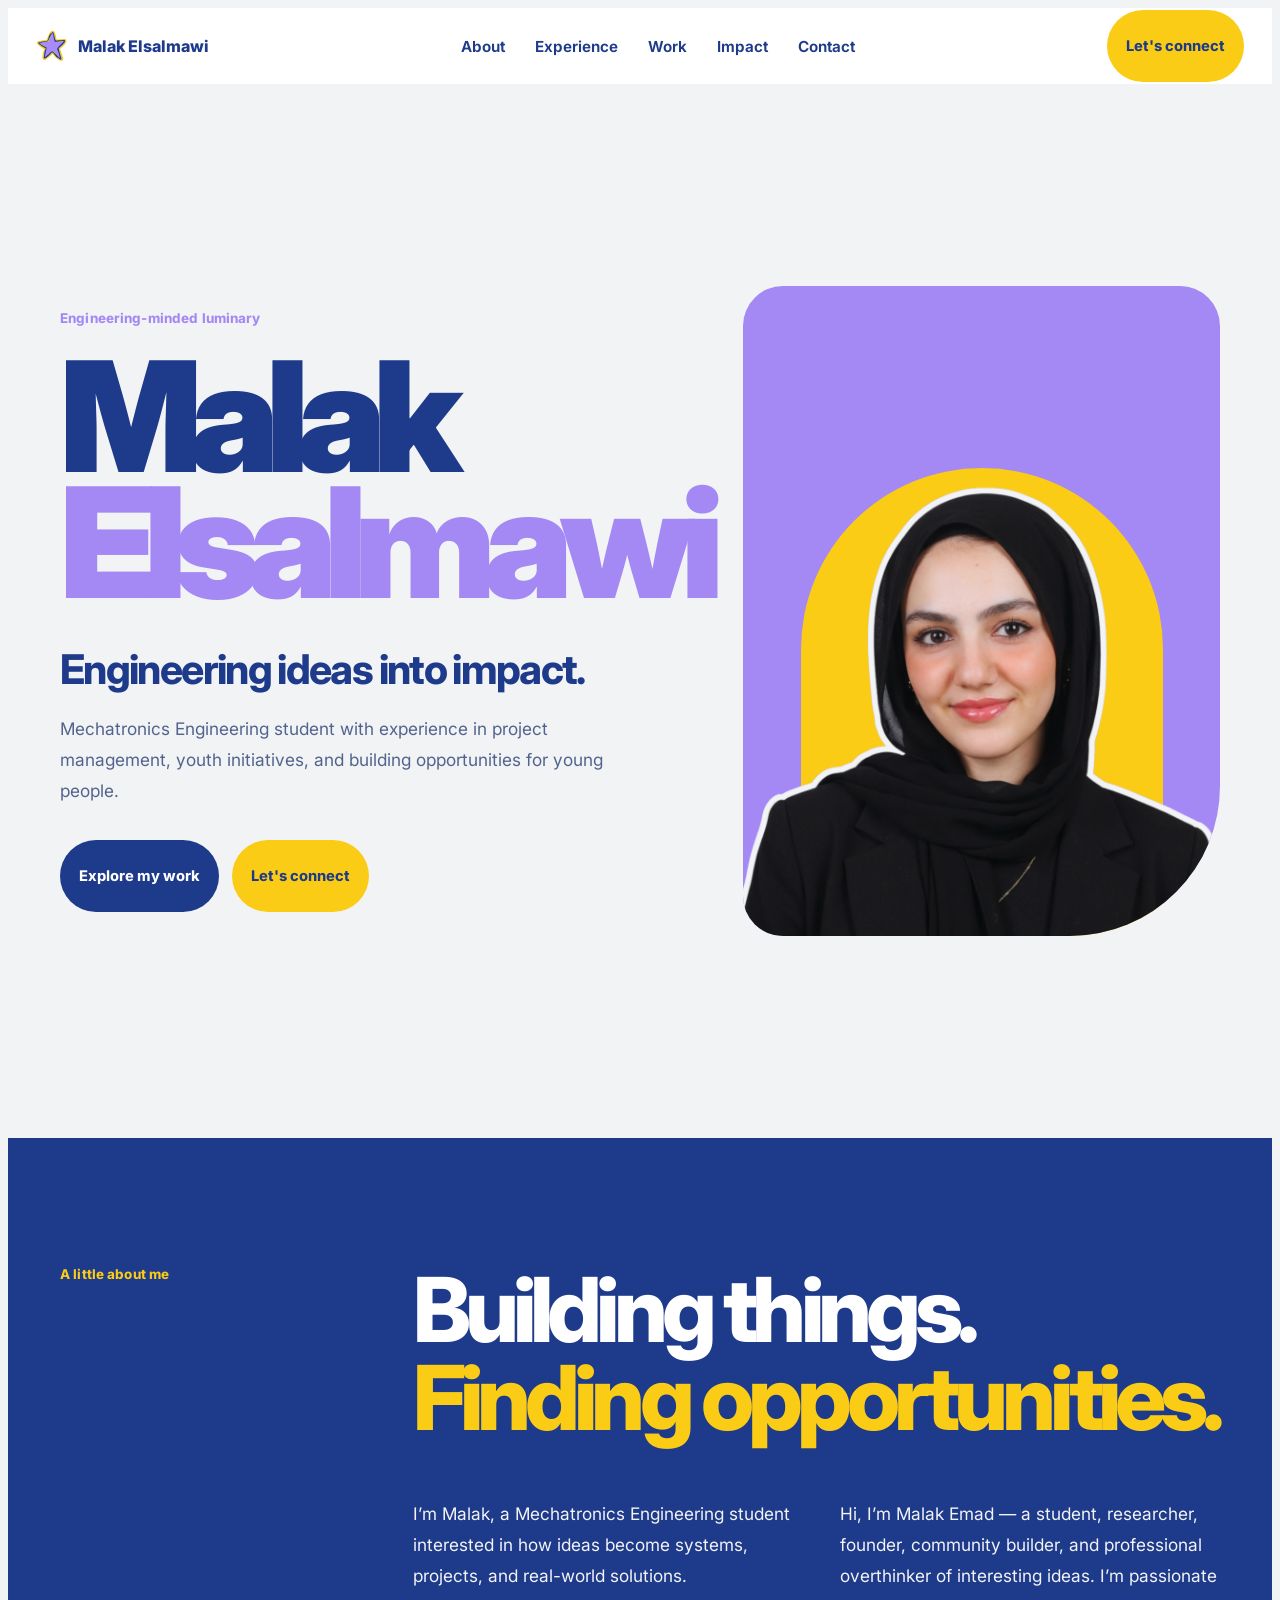
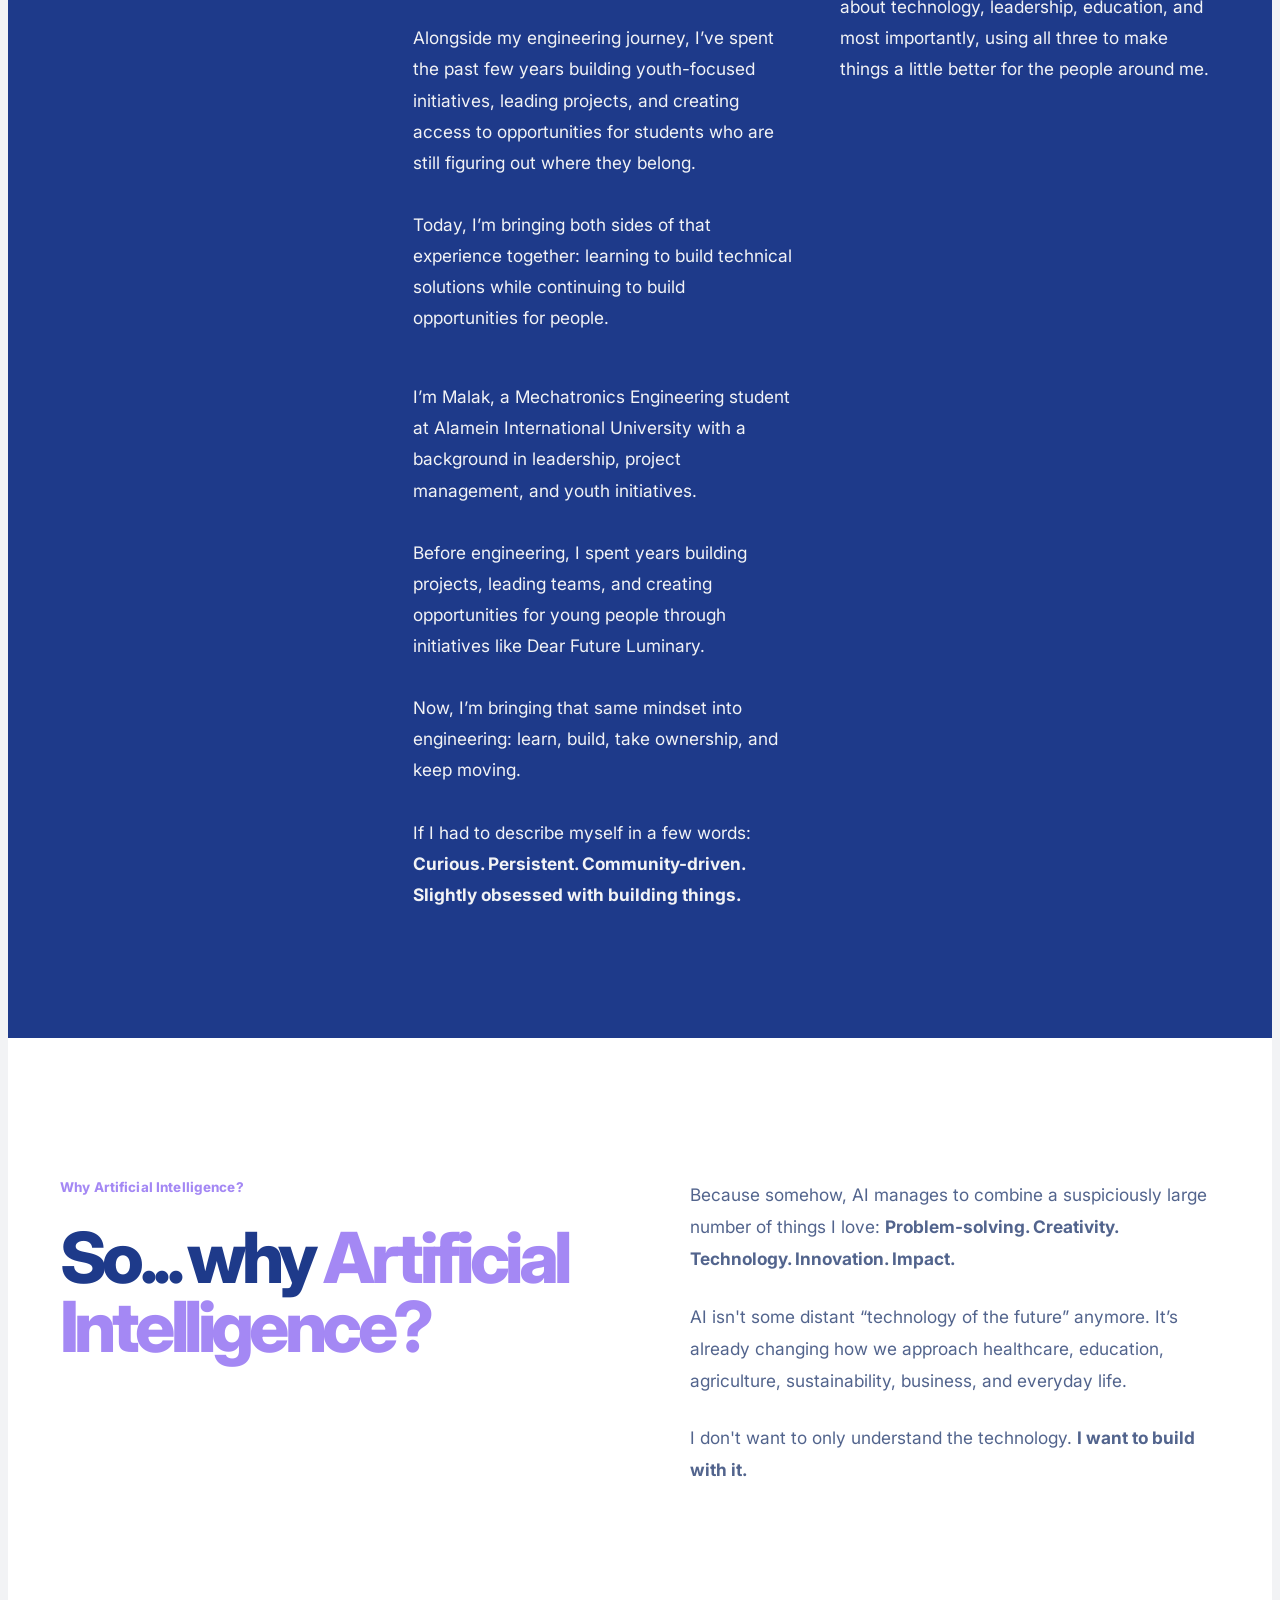
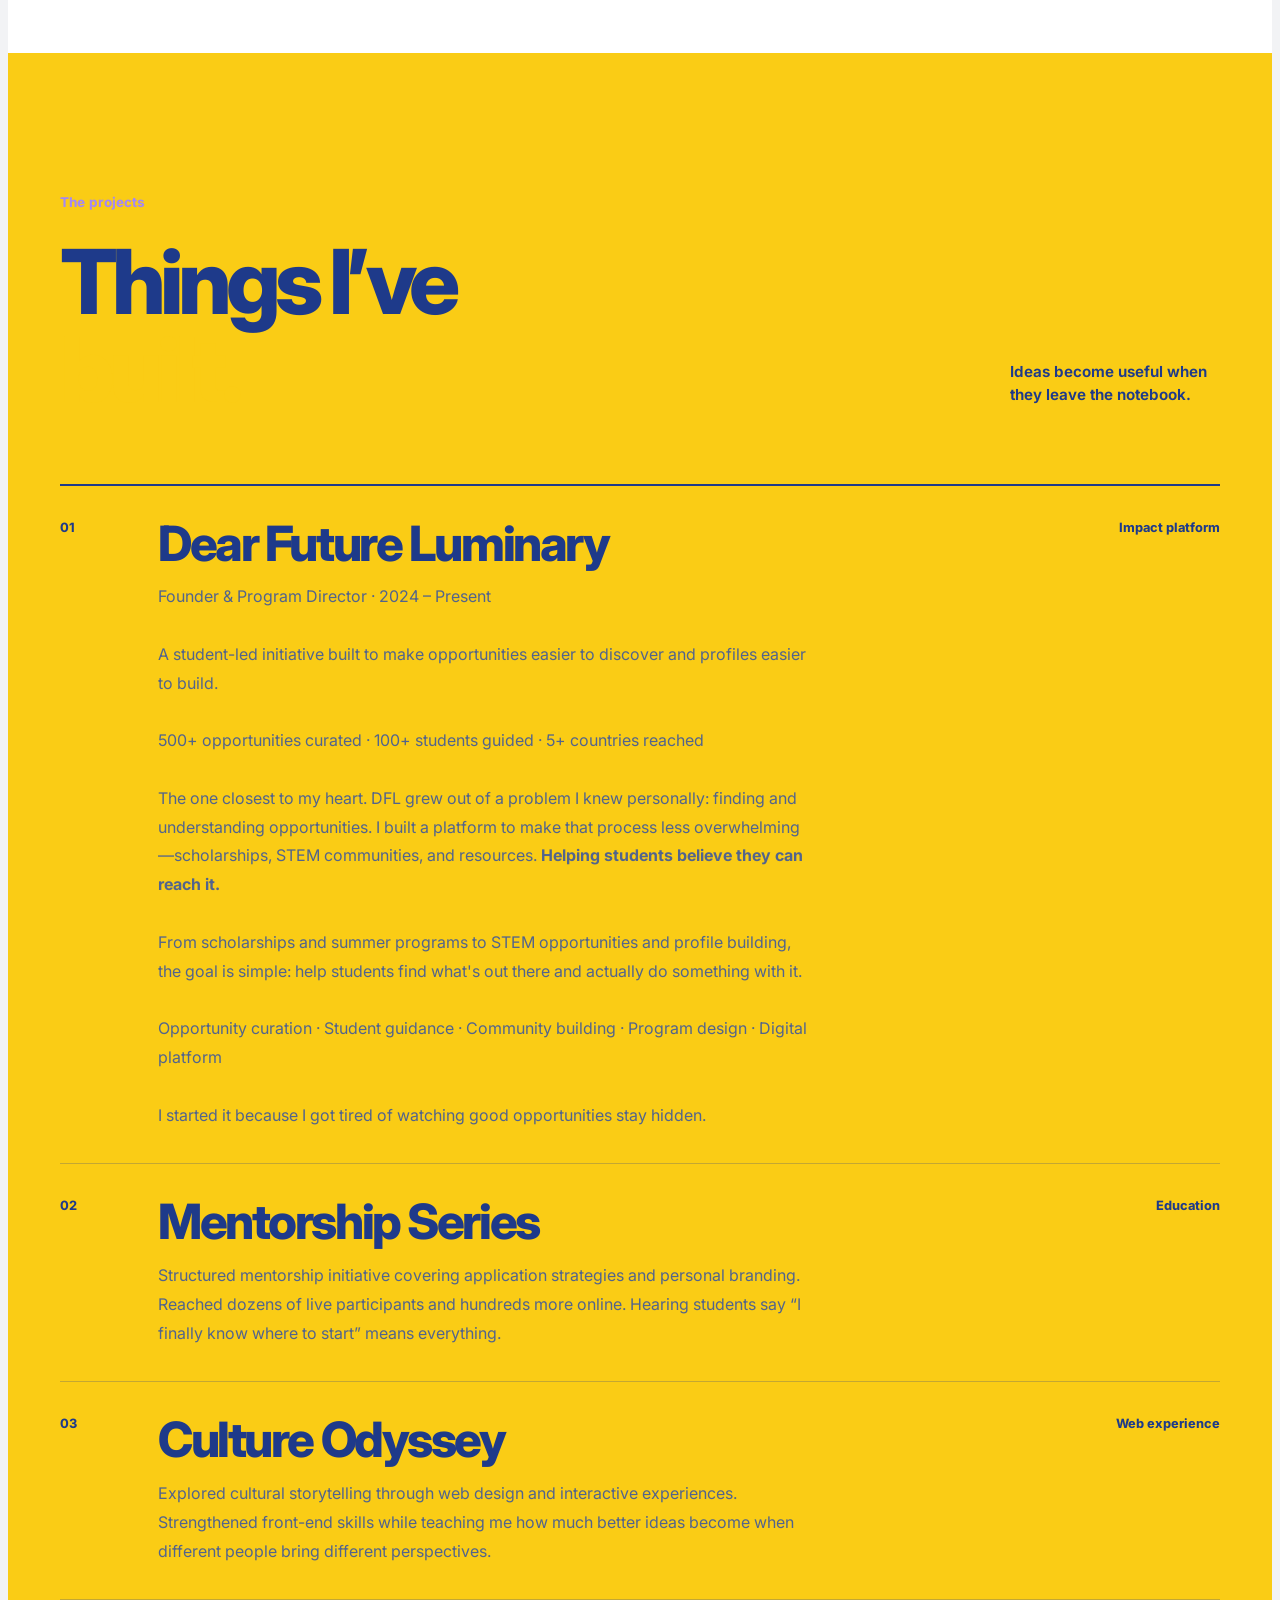
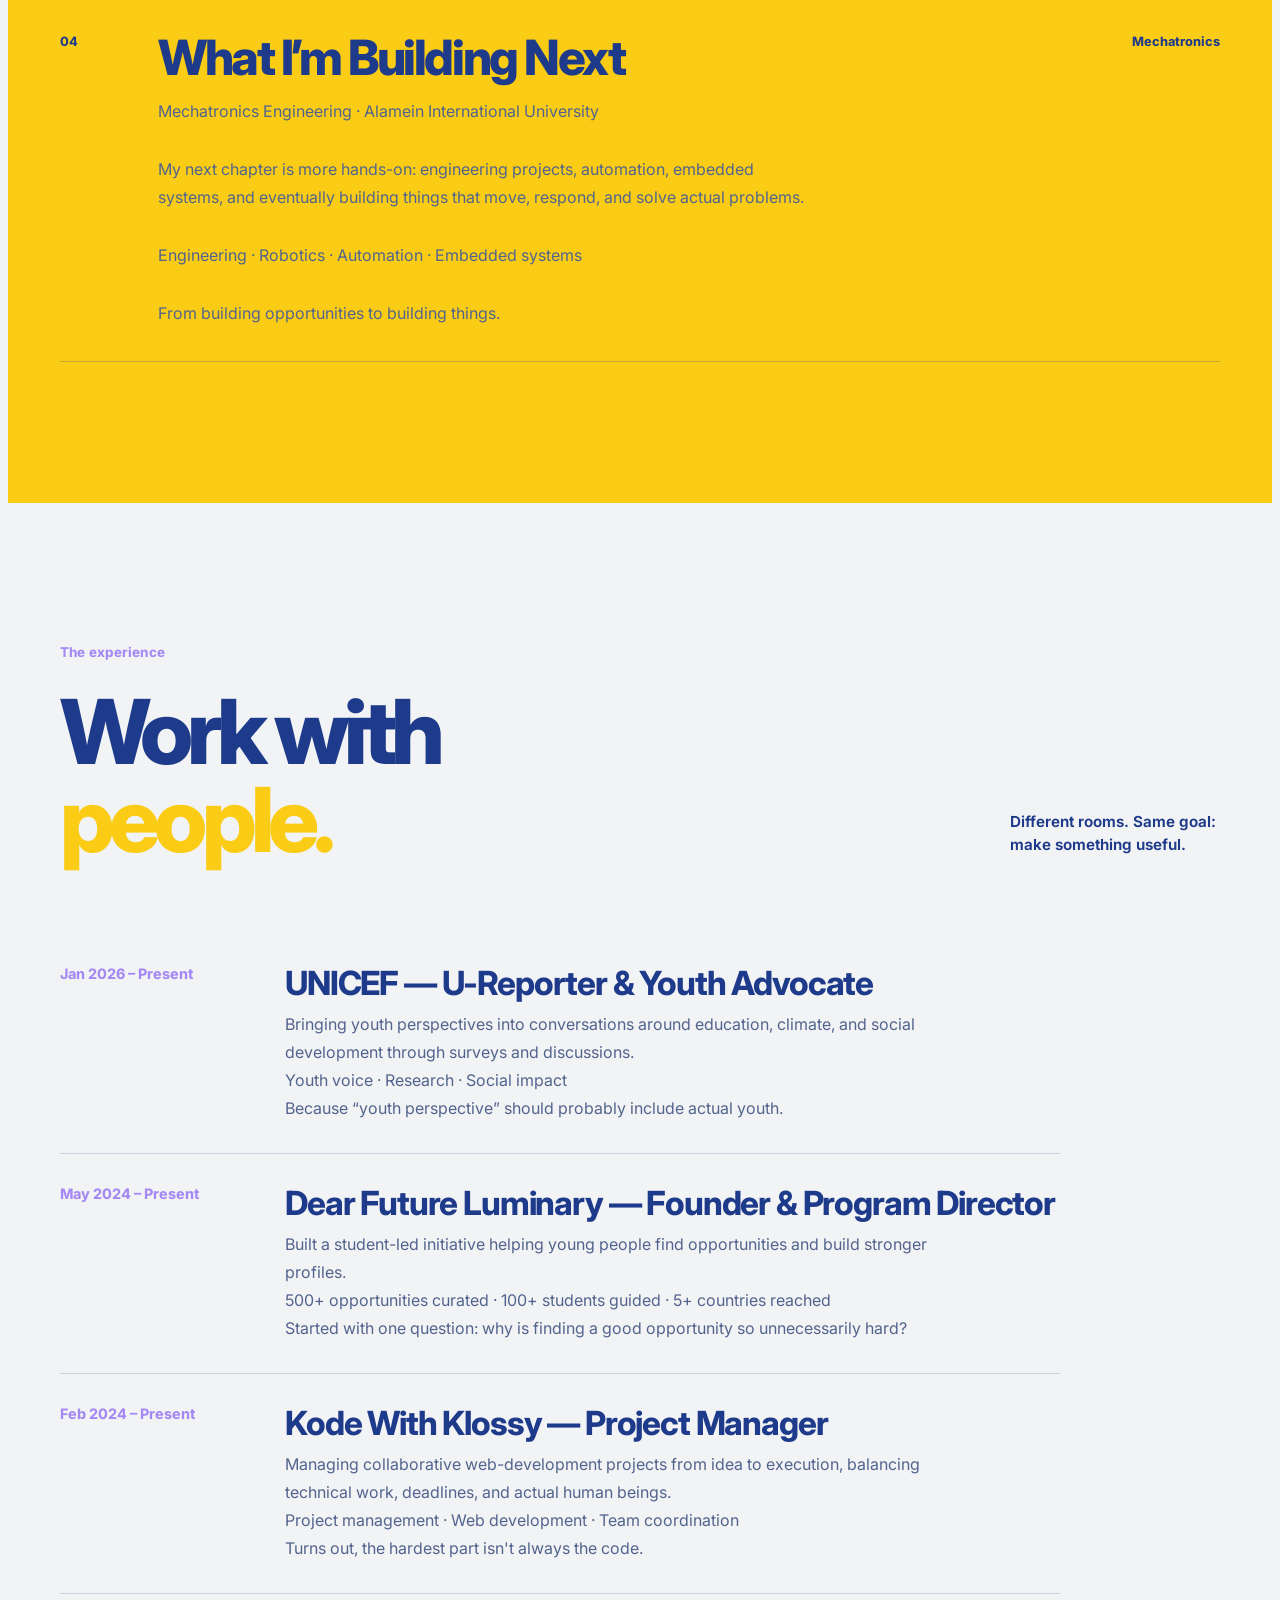
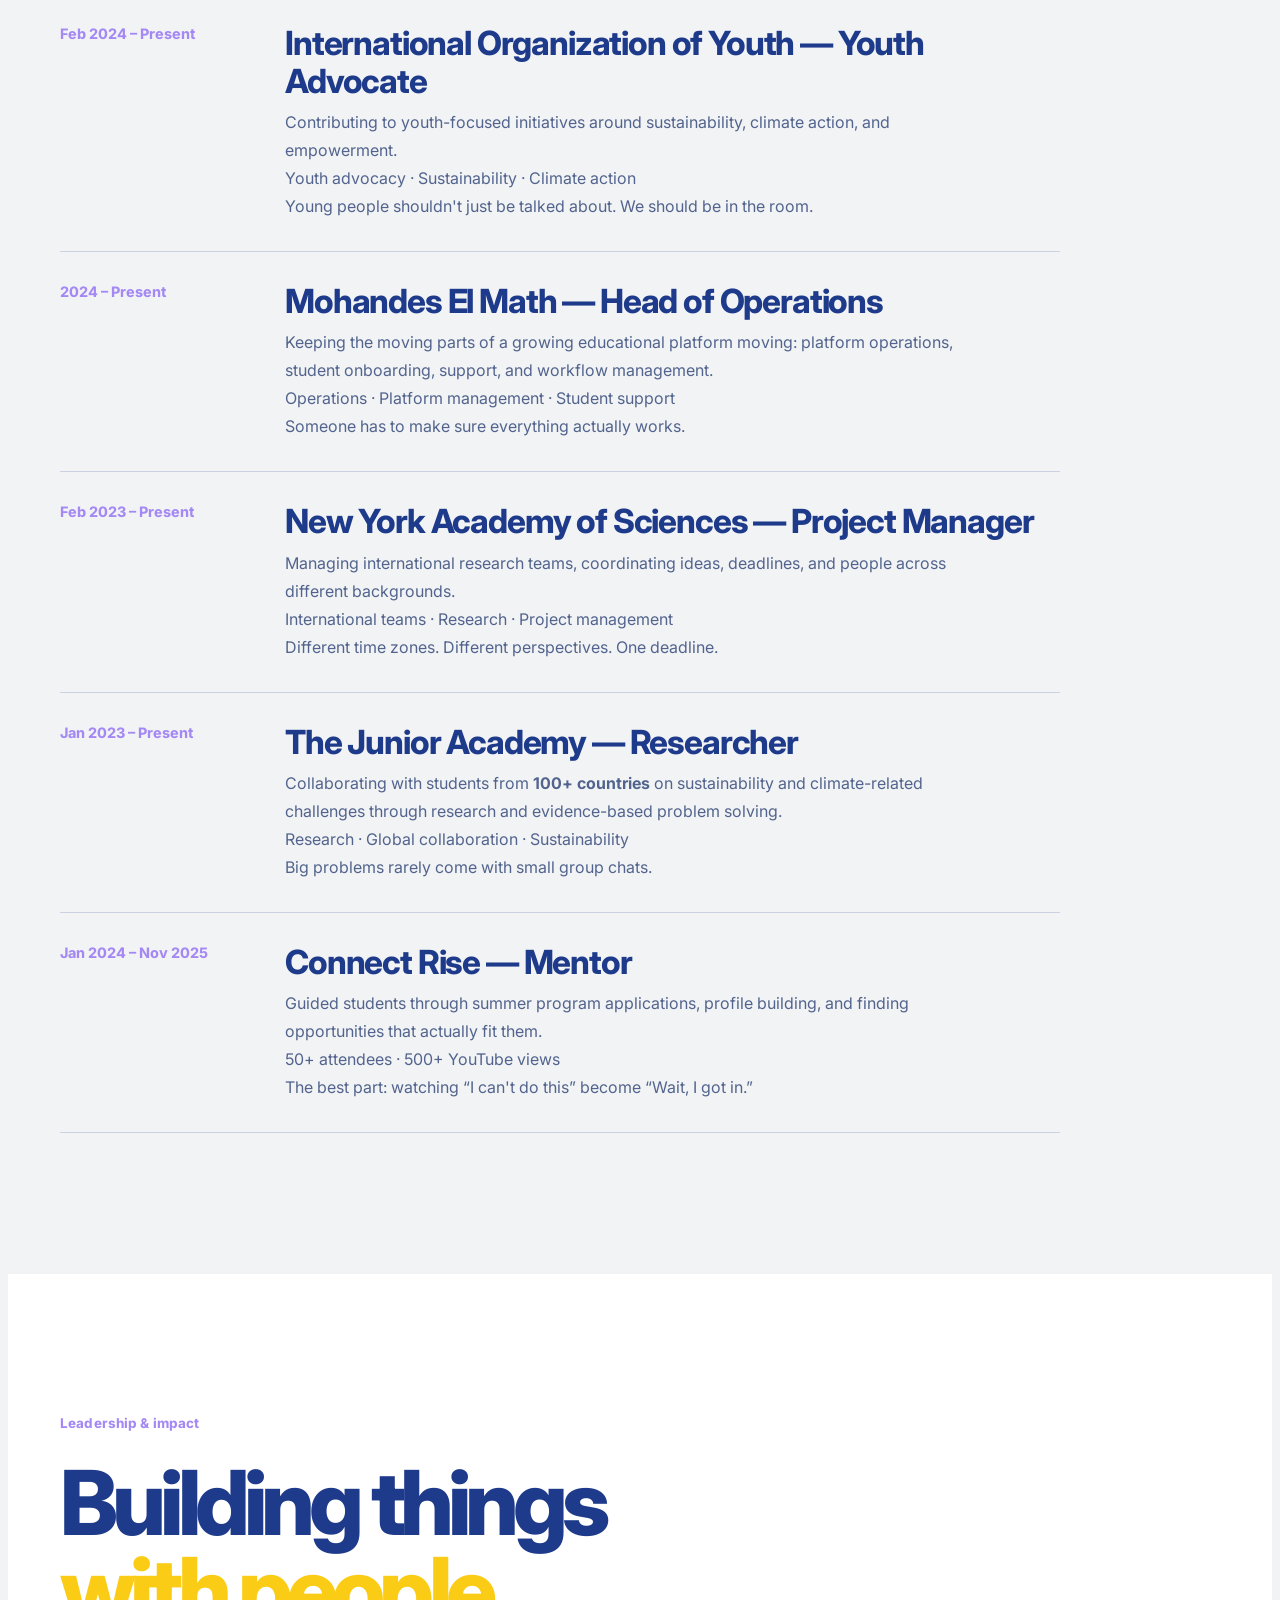
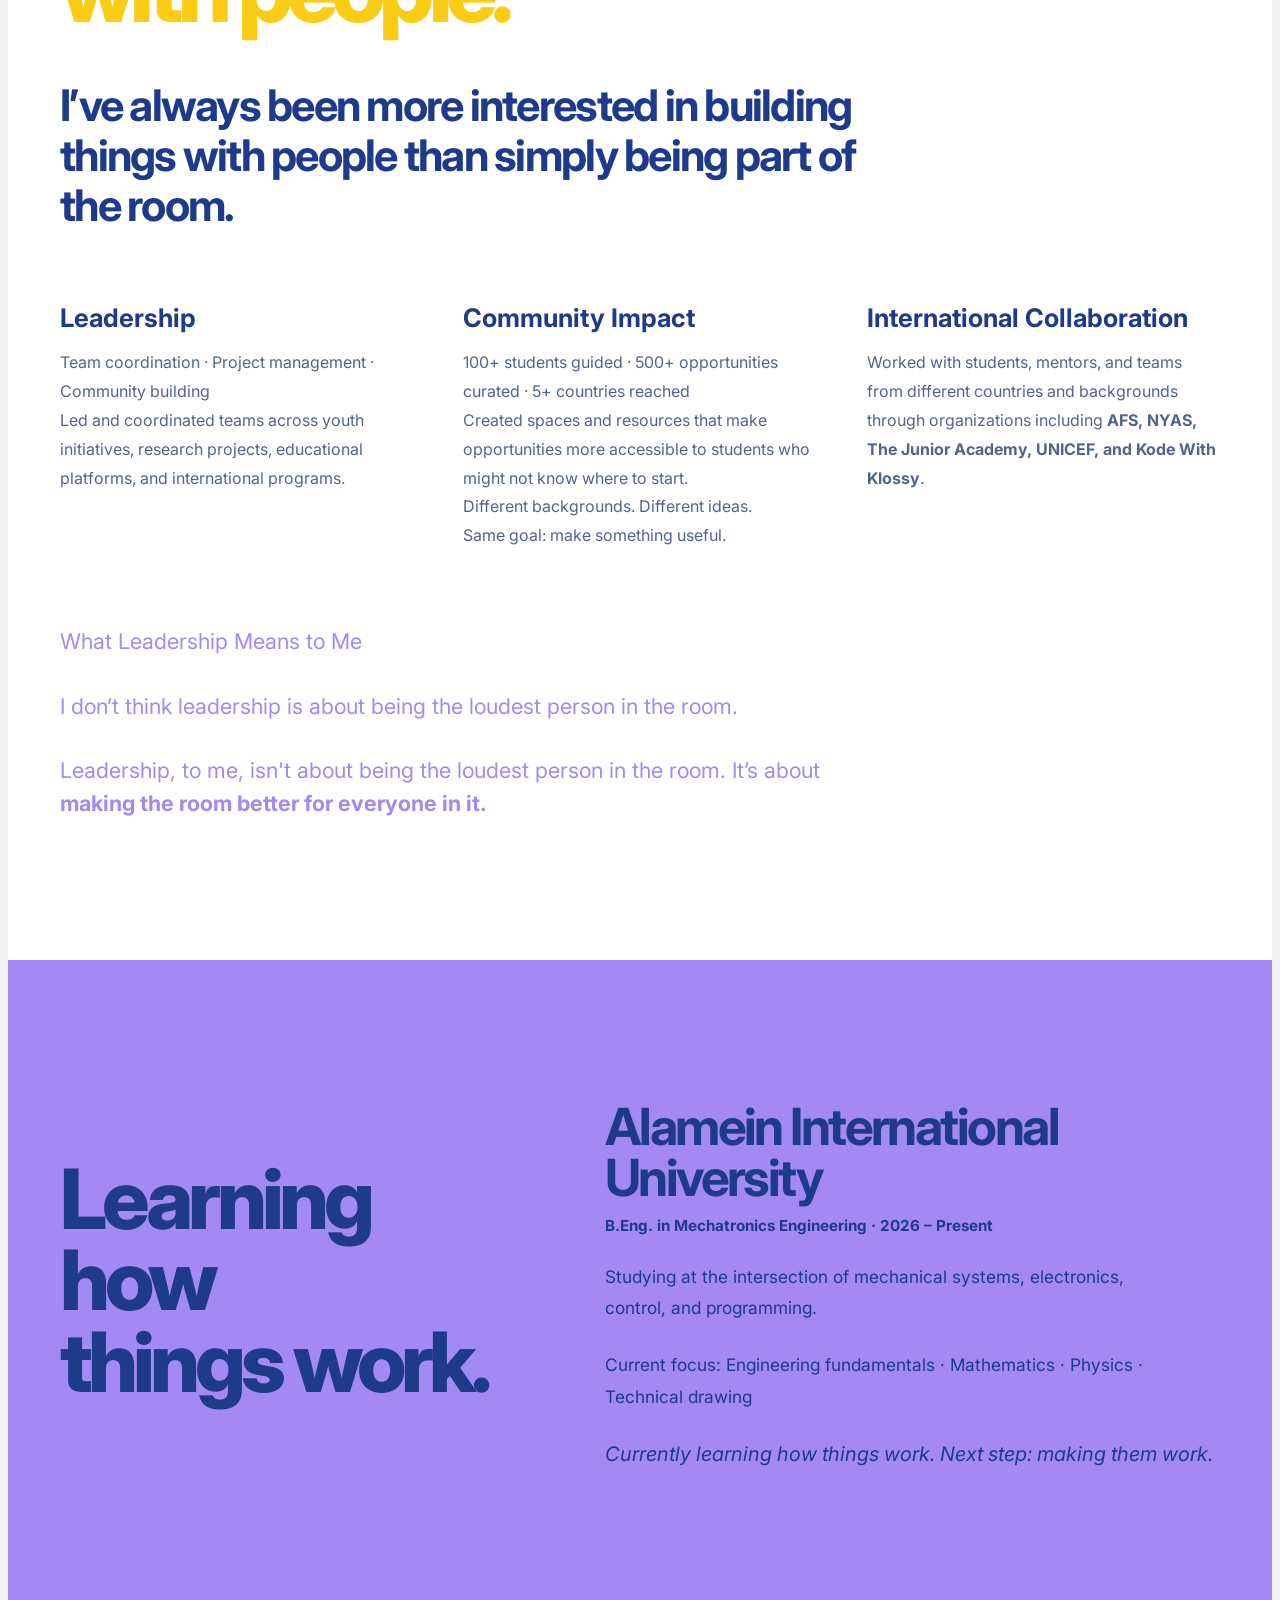
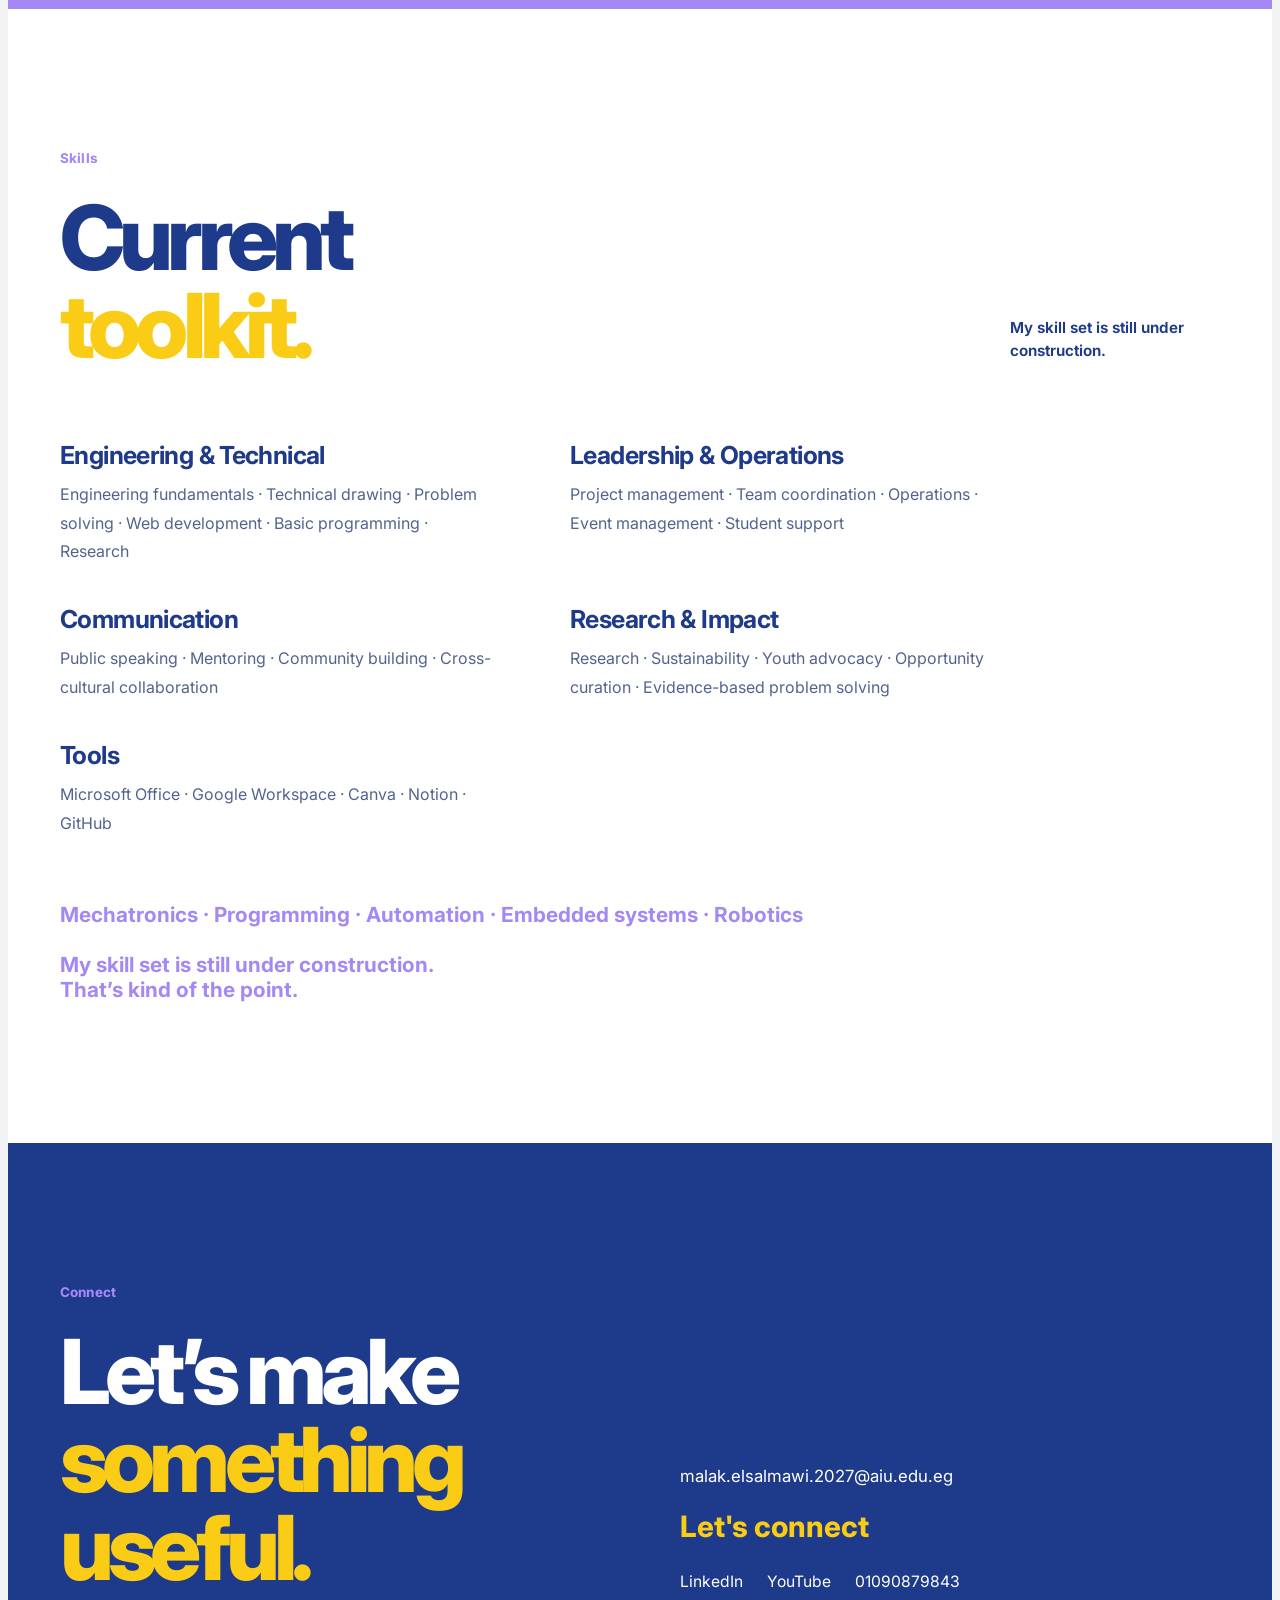
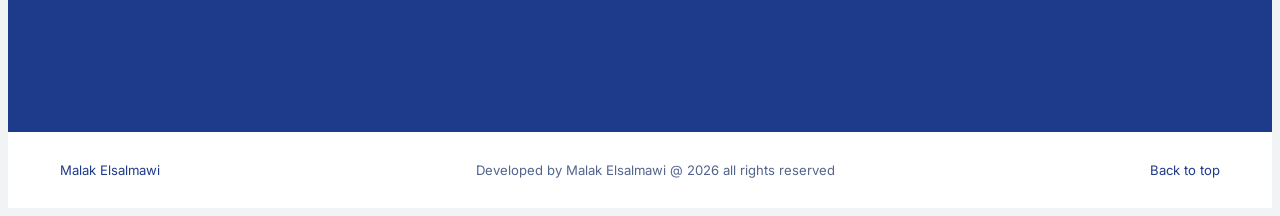
<file: index.html>
<!doctype html>
<html lang="en">
<head>
  <meta charset="UTF-8" />
  <meta name="viewport" content="width=device-width, initial-scale=1.0" />
  <title>Malak Elsalmawi | Portfolio</title>
  <link rel="icon" href="dear.future.luminary.logo.svg.svg" type="image/png" />
  <link rel="preconnect" href="https://fonts.googleapis.com" />
  <link rel="preconnect" href="https://fonts.gstatic.com" crossorigin />
  <link href="https://fonts.googleapis.com/css2?family=Inter:wght@400;500;600;700;800;900&display=swap" rel="stylesheet" />
  <link rel="stylesheet" href="styles.css" />
</head>
<body>
  <header class="workspace-nav" id="navbar">
    <a class="workspace-brand" href="#home"><img src="dear.future.luminary.logo.svg.svg" alt="" /><span>Malak Elsalmawi</span></a>
    <nav class="workspace-links" aria-label="Main navigation"><a href="#about">About</a><a href="#experience">Experience</a><a href="#work">Work</a><a href="#leadership">Impact</a><a href="#contact">Contact</a></nav>
    <a class="workspace-action" href="mailto:malak.elsalmawi.2027@aiu.edu.eg">Let's connect</a>
    <button class="workspace-menu" type="button" aria-expanded="false" aria-controls="mobile-menu"><span></span><span></span></button>
    <nav id="mobile-menu" class="workspace-mobile" aria-label="Mobile navigation"><a href="#about">About</a><a href="#experience">Experience</a><a href="#work">Work</a><a href="#leadership">Impact</a><a href="#contact">Contact</a></nav>
  </header>
  <main>
    <section class="workspace-hero" id="home"><div class="hero-intro"><p class="eyebrow">Engineering-minded luminary</p><h1>Malak<br /><span>Elsalmawi</span></h1><p class="hero-lede">Engineering ideas into impact.</p><p class="hero-copy">Mechatronics Engineering student with experience in project management, youth initiatives, and building opportunities for young people.</p><div class="hero-buttons"><a class="primary-button" href="#work">Explore my work</a><a class="secondary-button" href="#contact">Let's connect</a></div></div><div class="hero-portrait"><div class="portrait-yellow"></div><img src="personal-pic-cutout.png" alt="Malak Elsalmawi" /></div></section>
    <section class="statement-band" id="about"><div class="section-shell statement-layout"><p class="eyebrow">A little about me</p><div><h2>Building things.<br /><span>Finding opportunities.</span></h2><div class="statement-columns"><p>I’m Malak, a Mechatronics Engineering student interested in how ideas become systems, projects, and real-world solutions.<br /><br />Alongside my engineering journey, I’ve spent the past few years building youth-focused initiatives, leading projects, and creating access to opportunities for students who are still figuring out where they belong.<br /><br />Today, I’m bringing both sides of that experience together: learning to build technical solutions while continuing to build opportunities for people.</p><p>Hi, I’m Malak Emad — a student, researcher, founder, community builder, and professional overthinker of interesting ideas. I’m passionate about technology, leadership, education, and most importantly, using all three to make things a little better for the people around me.</p><p>I’m Malak, a Mechatronics Engineering student at Alamein International University with a background in leadership, project management, and youth initiatives.<br /><br />Before engineering, I spent years building projects, leading teams, and creating opportunities for young people through initiatives like Dear Future Luminary.<br /><br />Now, I’m bringing that same mindset into engineering: learn, build, take ownership, and keep moving.<br /><br />If I had to describe myself in a few words: <strong>Curious. Persistent. Community-driven. Slightly obsessed with building things.</strong></p></div></div></div></section>
    <section class="plain-section" id="why-ai"><div class="section-shell two-column-copy"><div><p class="eyebrow">Why Artificial Intelligence?</p><h2>So... why <span>Artificial Intelligence?</span></h2></div><div class="copy-stack"><p>Because somehow, AI manages to combine a suspiciously large number of things I love: <strong>Problem-solving. Creativity. Technology. Innovation. Impact.</strong></p><p>AI isn't some distant “technology of the future” anymore. It’s already changing how we approach healthcare, education, agriculture, sustainability, business, and everyday life.</p><p>I don't want to only understand the technology. <strong>I want to build with it.</strong></p></div></div></section>
    <section class="work-section" id="work"><div class="section-shell"><div class="section-intro"><div><p class="eyebrow">The projects</p><h2>Things I’ve<br /><span>built.</span></h2></div><p>Ideas become useful when they leave the notebook.</p></div><div class="project-list"><article class="project-row project-feature"><div class="project-number">01</div><div><h3>Dear Future Luminary</h3><p>Founder &amp; Program Director · 2024 – Present<br /><br />A student-led initiative built to make opportunities easier to discover and profiles easier to build.<br /><br />500+ opportunities curated · 100+ students guided · 5+ countries reached<br /><br />The one closest to my heart. DFL grew out of a problem I knew personally: finding and understanding opportunities. I built a platform to make that process less overwhelming—scholarships, STEM communities, and resources. <strong>Helping students believe they can reach it.</strong><br /><br />From scholarships and summer programs to STEM opportunities and profile building, the goal is simple: help students find what's out there and actually do something with it.<br /><br />Opportunity curation · Student guidance · Community building · Program design · Digital platform<br /><br />I started it because I got tired of watching good opportunities stay hidden.</p></div><span class="project-type">Impact platform</span></article><article class="project-row"><div class="project-number">02</div><div><h3>Mentorship Series</h3><p>Structured mentorship initiative covering application strategies and personal branding. Reached dozens of live participants and hundreds more online. Hearing students say “I finally know where to start” means everything.</p></div><span class="project-type">Education</span></article><article class="project-row"><div class="project-number">03</div><div><h3>Culture Odyssey</h3><p>Explored cultural storytelling through web design and interactive experiences. Strengthened front-end skills while teaching me how much better ideas become when different people bring different perspectives.</p></div><span class="project-type">Web experience</span></article><article class="project-row"><div class="project-number">04</div><div><h3>What I’m Building Next</h3><p>Mechatronics Engineering · Alamein International University<br /><br />My next chapter is more hands-on: engineering projects, automation, embedded systems, and eventually building things that move, respond, and solve actual problems.<br /><br />Engineering · Robotics · Automation · Embedded systems<br /><br />From building opportunities to building things.</p></div><span class="project-type">Mechatronics</span></article></div></div></section>
    <section class="plain-section experience-section" id="experience"><div class="section-shell"><div class="section-intro"><div><p class="eyebrow">The experience</p><h2>Work with<br /><span>people.</span></h2></div><p>Different rooms. Same goal: make something useful.</p></div><div class="experience-list"><article><time>Jan 2026 – Present</time><div><h3>UNICEF — U-Reporter &amp; Youth Advocate</h3><p>Bringing youth perspectives into conversations around education, climate, and social development through surveys and discussions.</p><p>Youth voice · Research · Social impact</p><p>Because “youth perspective” should probably include actual youth.</p></div></article><article><time>May 2024 – Present</time><div><h3>Dear Future Luminary — Founder &amp; Program Director</h3><p>Built a student-led initiative helping young people find opportunities and build stronger profiles.</p><p>500+ opportunities curated · 100+ students guided · 5+ countries reached</p><p>Started with one question: why is finding a good opportunity so unnecessarily hard?</p></div></article><article><time>Feb 2024 – Present</time><div><h3>Kode With Klossy — Project Manager</h3><p>Managing collaborative web-development projects from idea to execution, balancing technical work, deadlines, and actual human beings.</p><p>Project management · Web development · Team coordination</p><p>Turns out, the hardest part isn't always the code.</p></div></article><article><time>Feb 2024 – Present</time><div><h3>International Organization of Youth — Youth Advocate</h3><p>Contributing to youth-focused initiatives around sustainability, climate action, and empowerment.</p><p>Youth advocacy · Sustainability · Climate action</p><p>Young people shouldn't just be talked about. We should be in the room.</p></div></article><article><time>2024 – Present</time><div><h3>Mohandes El Math — Head of Operations</h3><p>Keeping the moving parts of a growing educational platform moving: platform operations, student onboarding, support, and workflow management.</p><p>Operations · Platform management · Student support</p><p>Someone has to make sure everything actually works.</p></div></article><article><time>Feb 2023 – Present</time><div><h3>New York Academy of Sciences — Project Manager</h3><p>Managing international research teams, coordinating ideas, deadlines, and people across different backgrounds.</p><p>International teams · Research · Project management</p><p>Different time zones. Different perspectives. One deadline.</p></div></article><article><time>Jan 2023 – Present</time><div><h3>The Junior Academy — Researcher</h3><p>Collaborating with students from <strong>100+ countries</strong> on sustainability and climate-related challenges through research and evidence-based problem solving.</p><p>Research · Global collaboration · Sustainability</p><p>Big problems rarely come with small group chats.</p></div></article><article><time>Jan 2024 – Nov 2025</time><div><h3>Connect Rise — Mentor</h3><p>Guided students through summer program applications, profile building, and finding opportunities that actually fit them.</p><p>50+ attendees · 500+ YouTube views</p><p>The best part: watching “I can't do this” become “Wait, I got in.”</p></div></article></div></div></section>
    <section class="impact-section" id="leadership"><div class="section-shell"><p class="eyebrow">Leadership &amp; impact</p><h2>Building things<br /><span>with people.</span></h2><p class="impact-lede">I’ve always been more interested in <strong>building things with people</strong> than simply being part of the room.</p><div class="impact-columns"><div><h3>Leadership</h3><p>Team coordination · Project management · Community building</p><p>Led and coordinated teams across youth initiatives, research projects, educational platforms, and international programs.</p></div><div><h3>Community Impact</h3><p>100+ students guided · 500+ opportunities curated · 5+ countries reached</p><p>Created spaces and resources that make opportunities more accessible to students who might not know where to start.</p><p>Different backgrounds. Different ideas.<br />Same goal: make something useful.</p></div><div><h3>International Collaboration</h3><p>Worked with students, mentors, and teams from different countries and backgrounds through organizations including <strong>AFS, NYAS, The Junior Academy, UNICEF, and Kode With Klossy</strong>.</p></div></div><p class="impact-quote">What Leadership Means to Me<br /><br />I don’t think leadership is about being the loudest person in the room.<br /><br />Leadership, to me, isn't about being the loudest person in the room. It’s about <strong>making the room better for everyone in it.</strong></p></div></section>
    <section class="education-section" id="education"><div class="section-shell education-layout"><div><p class="eyebrow">Education</p><h2>Learning how<br />things work.</h2></div><div><h3>Alamein International University</h3><strong>B.Eng. in Mechatronics Engineering · 2026 – Present</strong><p>Studying at the intersection of mechanical systems, electronics, control, and programming.</p><p>Current focus: Engineering fundamentals · Mathematics · Physics · Technical drawing</p><em>Currently learning how things work. Next step: making them work.</em></div></div></section>
    <section class="plain-section skills-section" id="skills"><div class="section-shell"><div class="section-intro"><div><p class="eyebrow">Skills</p><h2>Current<br /><span>toolkit.</span></h2></div><p>My skill set is still under construction.</p></div><div class="skills-list"><div><h3>Engineering &amp; Technical</h3><p>Engineering fundamentals · Technical drawing · Problem solving · Web development · Basic programming · Research</p></div><div><h3>Leadership &amp; Operations</h3><p>Project management · Team coordination · Operations · Event management · Student support</p></div><div><h3>Communication</h3><p>Public speaking · Mentoring · Community building · Cross-cultural collaboration</p></div><div><h3>Research &amp; Impact</h3><p>Research · Sustainability · Youth advocacy · Opportunity curation · Evidence-based problem solving</p></div><div><h3>Tools</h3><p>Microsoft Office · Google Workspace · Canva · Notion · GitHub</p></div></div><p class="learning-note">Mechatronics · Programming · Automation · Embedded systems · Robotics<br /><br />My skill set is still under construction.<br />That’s kind of the point.</p></div></section>
    <section class="contact-section" id="contact"><div class="section-shell contact-layout"><div><p class="eyebrow">Connect</p><h2>Let’s make<br /><span>something useful.</span></h2></div><div><p>malak.elsalmawi.2027@aiu.edu.eg</p><a class="contact-email" href="mailto:malak.elsalmawi.2027@aiu.edu.eg">Let's connect</a><div class="contact-links"><a href="https://www.linkedin.com/in/loka-luminary/" target="_blank" rel="noreferrer">LinkedIn</a><a href="https://www.youtube.com/@malak_luminary" target="_blank" rel="noreferrer">YouTube</a><span>01090879843</span></div></div></div></section>
  </main>
  <footer class="workspace-footer"><a href="#home">Malak Elsalmawi</a><span>Developed by Malak Elsalmawi @ 2026 all rights reserved</span><a href="#home">Back to top</a></footer>
  <script src="script.js"></script>
</body>
</html>
</file>
<file: styles.css>
/* FULL REBUILD: workspace-style portfolio composition */
body { background: #f2f3f5; color: #1e3a8a; font-family: Inter, "Helvetica Neue", Arial, sans-serif; }
.workspace-nav { position: sticky; top: 0; z-index: 30; display: flex; align-items: center; gap: 34px; min-height: 76px; padding: 0 max(28px, calc((100% - 1240px) / 2)); background: #ffffff; }
.workspace-nav.scrolled { top: 12px; width: min(1120px, calc(100% - 28px)); min-height: 64px; margin-inline: auto; padding-inline: 22px; border-radius: 17px; box-shadow: 0 12px 30px rgba(30,58,138,.13); }
.workspace-brand { display: inline-flex; align-items: center; gap: 10px; color: #1e3a8a; font-size: 1rem; font-weight: 800; text-decoration: none; white-space: nowrap; }
.workspace-brand img { width: 32px; height: 32px; }
.workspace-links { display: flex; justify-content: center; gap: 30px; flex: 1; }
.workspace-links a { color: #1e3a8a; font-size: .95rem; font-weight: 650; text-decoration: none; }
.workspace-links a:hover { color: #a488f4; }
.workspace-action, .primary-button, .secondary-button { display: inline-flex; align-items: center; justify-content: center; min-height: 48px; padding: 12px 19px; border-radius: 999px; color: #1e3a8a; font-size: .92rem; font-weight: 750; text-decoration: none; transition: transform .18s ease, background .18s ease; }
.workspace-action, .secondary-button { background: #facc15; }
.workspace-action:hover, .secondary-button:hover { background: #a488f4; transform: translateY(-2px); }
.workspace-menu, .workspace-mobile { display: none; }
.section-shell { width: min(1160px, calc(100% - 64px)); margin-inline: auto; }
.eyebrow { margin: 0 0 28px; color: #a488f4; font-size: .84rem; font-weight: 750; letter-spacing: .01em; }
.workspace-hero { display: grid; grid-template-columns: minmax(0,1fr) minmax(400px,.82fr); gap: clamp(50px, 8vw, 120px); align-items: center; min-height: calc(100svh - 76px); padding: clamp(70px, 9vw, 128px) max(32px, calc((100% - 1160px) / 2)); background: #f2f3f5; }
.hero-intro h1 { max-width: 730px; margin: 0; color: #1e3a8a; font-size: clamp(5rem, 12vw, 12rem); font-weight: 900; letter-spacing: -.085em; line-height: .82; }
.hero-intro h1 span { color: #a488f4; }
.hero-lede { max-width: 550px; margin: 42px 0 0; color: #1e3a8a; font-size: clamp(1.75rem, 3.2vw, 3.2rem); font-weight: 750; letter-spacing: -.04em; line-height: 1.06; }
.hero-copy { max-width: 570px; margin: 22px 0 0; color: #52648d; font-size: 1.08rem; line-height: 1.8; }
.hero-buttons { display: flex; gap: 13px; flex-wrap: wrap; margin-top: 34px; }
.primary-button { background: #1e3a8a; color: #ffffff; }
.primary-button:hover { background: #a488f4; color: #1e3a8a; transform: translateY(-2px); }
.hero-portrait { position: relative; display: flex; align-items: end; justify-content: center; min-height: min(640px, 59vw); overflow: hidden; border-radius: 40px 40px 150px 40px; background: #a488f4; }
.portrait-yellow { position: absolute; right: 12%; bottom: 0; left: 12%; height: 72%; border-radius: 999px 999px 0 0; background: #facc15; }
.hero-portrait img { position: relative; z-index: 1; width: 100%; height: min(650px, 61vw); object-fit: contain; object-position: center bottom; }
.statement-band { padding: clamp(90px, 10vw, 150px) 0; background: #1e3a8a; color: #ffffff; }
.statement-layout { display: grid; grid-template-columns: .35fr 1fr; gap: 70px; }
.statement-layout .eyebrow { color: #facc15; }
.statement-layout h2, .plain-section h2, .work-section h2, .impact-section h2, .contact-section h2 { margin: 0; font-size: clamp(3.5rem, 7vw, 7rem); font-weight: 800; letter-spacing: -.065em; line-height: .98; }
.statement-layout h2 span, .plain-section h2 span, .work-section h2 span, .impact-section h2 span, .contact-section h2 span { color: #facc15; }
.statement-columns { display: grid; grid-template-columns: repeat(2,minmax(0,1fr)); gap: 48px; margin-top: 56px; }
.statement-columns p { margin: 0; color: #f2f3f5; font-size: 1.08rem; line-height: 1.8; }
.plain-section { padding: clamp(95px, 11vw, 165px) 0; background: #ffffff; }
.two-column-copy { display: grid; grid-template-columns: 1fr 1fr; gap: 100px; align-items: start; }
.two-column-copy h2 { max-width: 520px; font-size: clamp(3rem, 5.5vw, 5.8rem); }
.two-column-copy h2 span { color: #a488f4; }
.copy-stack { max-width: 560px; }
.copy-stack p { margin: 0 0 26px; color: #52648d; font-size: 1.08rem; line-height: 1.85; }
.copy-stack strong, .statement-columns strong, .impact-section strong { color: inherit; }
.work-section { padding: clamp(95px, 11vw, 165px) 0; background: #facc15; color: #1e3a8a; }
.section-intro { display: flex; align-items: end; justify-content: space-between; gap: 50px; margin-bottom: 70px; }
.section-intro > p { max-width: 210px; margin: 0 0 7px; font-size: .95rem; font-weight: 650; line-height: 1.5; }
.project-list { border-top: 2px solid #1e3a8a; }
.project-row { display: grid; grid-template-columns: 70px 1fr 150px; gap: 28px; align-items: start; padding: 34px 0; border-bottom: 1px solid rgba(30,58,138,.25); }
.project-row:hover { background: #f2f3f5; }
.project-number, .project-type { font-size: .8rem; font-weight: 750; }
.project-type { text-align: right; }
.project-row h3 { margin: 0 0 14px; font-size: clamp(1.8rem, 3.8vw, 4.2rem); font-weight: 800; letter-spacing: -.05em; line-height: 1; }
.project-row p { max-width: 650px; margin: 0; color: #52648d; font-size: 1rem; line-height: 1.8; }
.experience-section { background: #f2f3f5; }
.experience-list { max-width: 1000px; }
.experience-list article { display: grid; grid-template-columns: 190px 1fr; gap: 35px; padding: 31px 0; border-bottom: 1px solid rgba(30,58,138,.18); }
.experience-list time { color: #a488f4; font-size: .9rem; font-weight: 750; }
.experience-list h3 { margin: 0 0 8px; font-size: clamp(1.35rem, 2.6vw, 2.3rem); font-weight: 750; letter-spacing: -.035em; line-height: 1.12; }
.experience-list p { max-width: 700px; margin: 0; color: #52648d; line-height: 1.75; }
.impact-section { padding: clamp(95px, 11vw, 165px) 0; background: #ffffff; }
.impact-section h2 { max-width: 720px; }
.impact-lede { max-width: 820px; margin: 46px 0 72px; font-size: clamp(1.7rem, 3.4vw, 3.5rem); font-weight: 700; letter-spacing: -.04em; line-height: 1.15; }
.impact-columns { display: grid; grid-template-columns: repeat(3,1fr); gap: 50px; }
.impact-columns h3 { margin: 0 0 15px; font-size: 1.6rem; }
.impact-columns p { margin: 0; color: #52648d; line-height: 1.8; }
.impact-quote { max-width: 760px; margin: 75px 0 0; color: #a488f4; font-size: 1.35rem; line-height: 1.5; }
.education-section { padding: clamp(95px, 11vw, 165px) 0; background: #a488f4; color: #1e3a8a; }
.education-layout { display: grid; grid-template-columns: .85fr 1.15fr; gap: 90px; }
.education-layout h2 { margin: 0; font-size: clamp(3.5rem, 6.5vw, 6.5rem); font-weight: 800; letter-spacing: -.06em; line-height: .98; }
.education-layout h3 { margin: 0 0 12px; font-size: clamp(2rem, 4vw, 4rem); letter-spacing: -.05em; line-height: 1; }
.education-layout strong { font-size: .95rem; }
.education-layout p { max-width: 560px; margin: 26px 0 0; font-size: 1.08rem; line-height: 1.8; }
.education-layout em { display: block; margin-top: 28px; font-size: 1.25rem; line-height: 1.45; }
.skills-list { display: grid; grid-template-columns: repeat(2,1fr); gap: 38px 70px; max-width: 950px; }
.skills-list h3 { margin: 0 0 10px; font-size: 1.55rem; letter-spacing: -.025em; }
.skills-list p { margin: 0; color: #52648d; line-height: 1.8; }
.learning-note { max-width: 850px; margin: 65px 0 0; color: #a488f4; font-size: 1.3rem; font-weight: 700; }
.contact-section { padding: clamp(95px, 11vw, 165px) 0; background: #1e3a8a; color: #ffffff; }
.contact-layout { display: grid; grid-template-columns: 1fr 1fr; gap: 80px; align-items: end; }
.contact-section h2 { color: #ffffff; }
.contact-section h2 span { color: #facc15; }
.contact-layout > div:last-child > p { margin: 0; font-size: 1.05rem; }
.contact-email { display: inline-block; margin: 22px 0 28px; color: #facc15; font-size: clamp(1.2rem, 2.3vw, 2rem); font-weight: 750; text-decoration: none; }
.contact-links { display: flex; flex-wrap: wrap; gap: 24px; }
.contact-links a, .contact-links span { color: #ffffff; font-size: .98rem; text-decoration: none; }
.contact-links a:hover { color: #facc15; }
.workspace-footer { display: flex; justify-content: space-between; align-items: center; gap: 25px; padding: 30px max(28px, calc((100% - 1160px) / 2)); background: #ffffff; color: #52648d; font-size: .82rem; }
.workspace-footer a { color: #1e3a8a; text-decoration: none; }

@media (max-width: 820px) {
  .section-shell { width: calc(100% - 40px); }
  .workspace-nav { min-height: 70px; padding: 0 20px; }
  .workspace-nav.scrolled { top: 10px; width: calc(100% - 20px); min-height: 60px; padding-inline: 17px; }
  .workspace-brand span, .workspace-links, .workspace-action { display: none; }
  .workspace-menu { display: flex; flex-direction: column; gap: 5px; margin-left: auto; padding: 10px; border: 0; background: transparent; }
  .workspace-menu span { width: 24px; height: 2px; background: #1e3a8a; }
  .workspace-mobile { position: absolute; top: 70px; right: 0; left: 0; display: flex; padding: 16px 20px 22px; flex-direction: column; gap: 13px; background: #ffffff; transform: translateY(-130%); transition: transform .22s var(--ease); }
  .workspace-mobile.open { transform: translateY(0); }
  .workspace-mobile a { color: #1e3a8a; font-size: 1rem; font-weight: 700; text-decoration: none; }
  .workspace-hero { display: block; min-height: auto; padding: 72px 20px 90px; }
  .hero-intro h1 { font-size: clamp(4.7rem, 21vw, 8rem); }
  .hero-lede { margin-top: 35px; font-size: clamp(1.55rem, 7vw, 2.3rem); }
  .hero-copy { font-size: 1rem; }
  .hero-portrait { min-height: 106vw; max-height: 580px; margin-top: 52px; border-radius: 28px 28px 100px 28px; }
  .hero-portrait img { height: 110vw; max-height: 600px; }
  .statement-layout, .two-column-copy, .education-layout, .contact-layout { display: block; }
  .statement-layout h2, .plain-section h2, .work-section h2, .impact-section h2, .contact-section h2 { font-size: clamp(3.2rem, 14vw, 5.4rem); }
  .statement-columns { display: block; margin-top: 40px; }
  .statement-columns p + p { margin-top: 24px; }
  .two-column-copy .copy-stack { margin-top: 42px; }
  .section-intro { display: block; margin-bottom: 45px; }
  .section-intro > p { margin-top: 22px; }
  .project-row { grid-template-columns: 1fr; gap: 10px; padding: 30px 0; }
  .project-type { text-align: left; color: #a488f4; }
  .experience-list article { display: block; padding: 27px 0; }
  .experience-list time { display: block; margin-bottom: 9px; }
  .impact-lede { margin: 38px 0 52px; font-size: 1.8rem; }
  .impact-columns, .skills-list { grid-template-columns: 1fr; gap: 35px; }
  .education-layout > div + div, .contact-layout > div + div { margin-top: 45px; }
  .workspace-footer { flex-wrap: wrap; justify-content: center; text-align: center; }
  .workspace-footer span { width: 100%; order: 3; }
}
</file>
